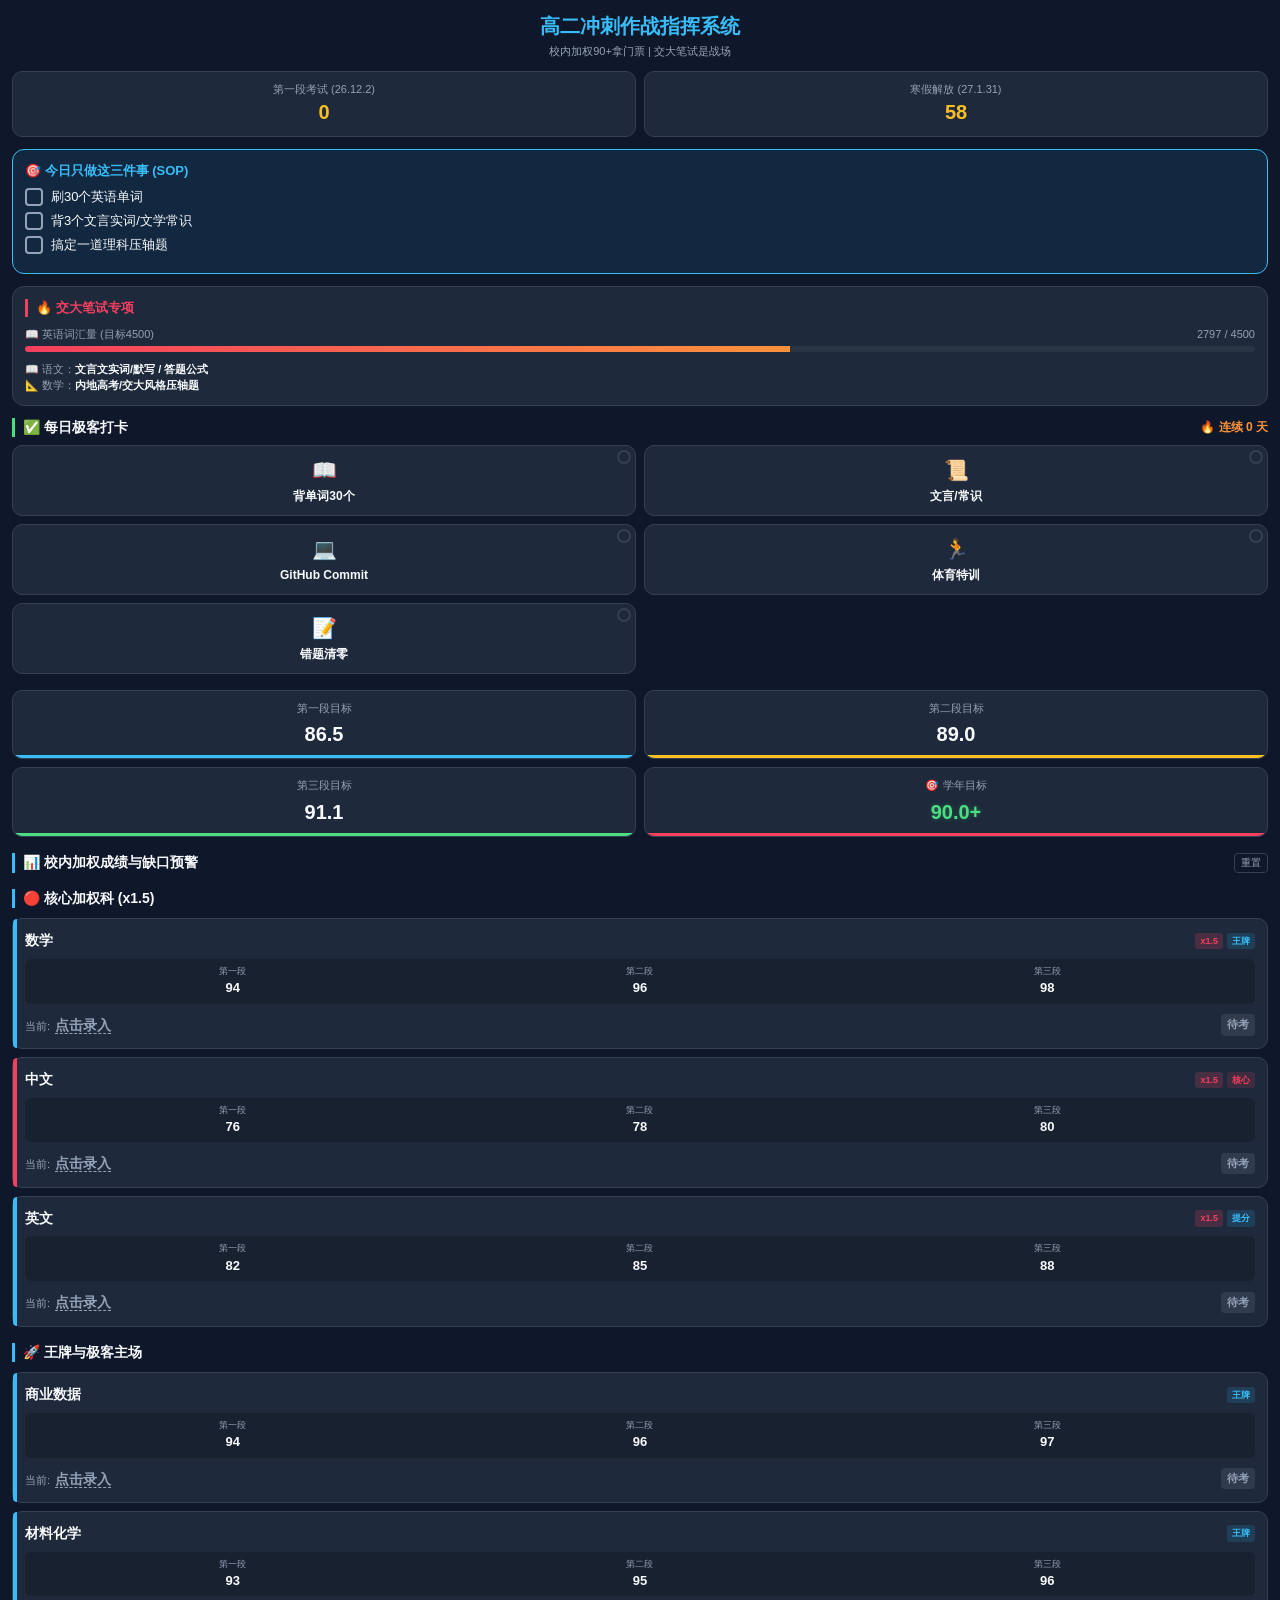
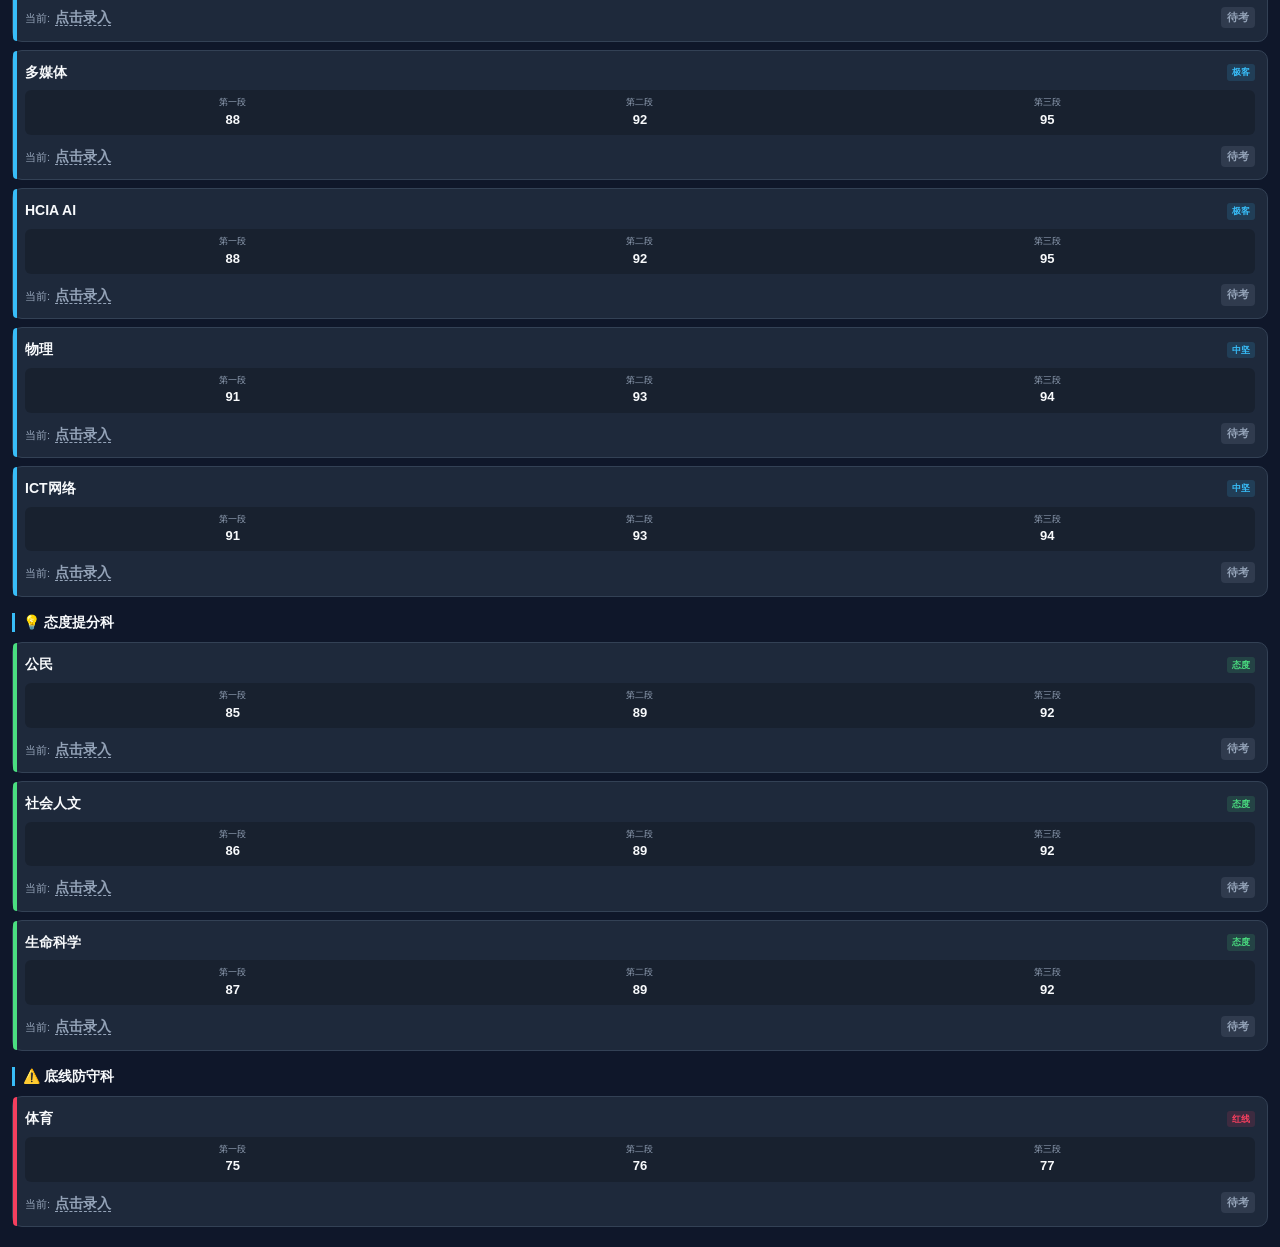
<file: target.html>
<!DOCTYPE html>
<html lang="zh-CN">
<head>
    <meta charset="UTF-8">
    <meta name="viewport" content="width=device-width, initial-scale=1.0, maximum-scale=1.0, user-scalable=no">
    <title>高二冲刺 Dashboard</title>
    <meta name="apple-mobile-web-app-capable" content="yes">
    <meta name="theme-color" content="#0f172a">
    <link rel="icon" href="https://cdn.jsdelivr.net/gh/twitter/twemoji@14.0.2/assets/72x72/1f3af.png">
    <link rel="apple-touch-icon" href="https://cdn.jsdelivr.net/gh/twitter/twemoji@14.0.2/assets/72x72/1f3af.png">

    <style>
        :root {
            --bg: #0f172a; --card: #1e293b; --text: #f8fafc; --sub: #94a3b8;
            --blue: #38bdf8; --green: #4ade80; --red: #f43f5e; --orange: #fb923c; --yellow: #fbbf24; --border: #334155;
        }
        * { box-sizing: border-box; margin: 0; padding: 0; -webkit-tap-highlight-color: transparent; }
        body { font-family: sans-serif; background: var(--bg); color: var(--text); padding: 12px; line-height: 1.4; }
        
        .header { text-align: center; margin-bottom: 12px; }
        .header h1 { font-size: 20px; color: var(--blue); margin-bottom: 4px; }
        .header p { font-size: 11px; color: var(--sub); }
        
        .time-grid { display: grid; grid-template-columns: 1fr 1fr; gap: 8px; margin-bottom: 12px; }
        .time-card { background: var(--card); border: 1px solid var(--border); border-radius: 10px; padding: 10px; text-align: center; }
        .time-card .label { font-size: 11px; color: var(--sub); }
        .time-card .value { font-size: 20px; font-weight: 800; color: var(--yellow); }
        
        .sop-card { background: rgba(56, 189, 248, 0.1); border: 1px solid var(--blue); border-radius: 12px; padding: 12px; margin-bottom: 12px; }
        .sop-title { font-size: 13px; font-weight: 700; color: var(--blue); margin-bottom: 8px; }
        .sop-item { display: flex; align-items: center; gap: 8px; font-size: 13px; margin-bottom: 6px; cursor: pointer; }
        .sop-check { width: 18px; height: 18px; border: 2px solid var(--sub); border-radius: 4px; display: flex; align-items: center; justify-content: center; font-size: 12px; color: transparent; }
        .sop-item.done .sop-check { background: var(--green); border-color: var(--green); color: #fff; }
        .sop-item.done .sop-text { text-decoration: line-through; color: var(--sub); }

        .sjtu-card { background: var(--card); border: 1px solid var(--border); border-radius: 12px; padding: 12px; margin-bottom: 12px; }
        .sjtu-header { font-size: 13px; font-weight: 700; color: var(--red); margin-bottom: 10px; border-left: 3px solid var(--red); padding-left: 8px; }
        .vocab-info { display: flex; justify-content: space-between; font-size: 11px; color: var(--sub); margin-bottom: 4px; }
        .vocab-bar-bg { background: rgba(255,255,255,0.05); height: 6px; border-radius: 3px; overflow: hidden; margin-bottom: 10px; }
        .vocab-bar-fill { background: linear-gradient(90deg, var(--red), var(--orange)); height: 100%; transition: width 0.5s ease; }
        .sjtu-focus { font-size: 11px; color: var(--sub); }
        .sjtu-focus span { color: var(--text); font-weight: 600; }

        .habit-header { display: flex; justify-content: space-between; align-items: center; margin-bottom: 8px; padding-left: 8px; border-left: 3px solid var(--green); }
        .habit-header .title { font-size: 14px; font-weight: 600; }
        .habit-header .streak { font-size: 12px; color: var(--orange); font-weight: 700; }
        .habit-grid { display: grid; grid-template-columns: 1fr 1fr; gap: 8px; margin-bottom: 16px; }
        .habit-btn { background: var(--card); border: 1px solid var(--border); border-radius: 10px; padding: 10px 8px; text-align: center; cursor: pointer; position: relative; }
        .habit-btn.completed { border-color: var(--green); background: rgba(74, 222, 128, 0.08); }
        .habit-icon { font-size: 20px; margin-bottom: 4px; display: block; }
        .habit-name { font-size: 12px; font-weight: 600; }
        .habit-check { position: absolute; top: 4px; right: 4px; width: 14px; height: 14px; border-radius: 50%; border: 2px solid var(--border); display: flex; align-items: center; justify-content: center; font-size: 8px; color: transparent; }
        .habit-btn.completed .habit-check { background: var(--green); border-color: var(--green); color: #fff; }

        .avg-tracker { display: grid; grid-template-columns: 1fr 1fr; gap: 8px; margin: 16px 0; }
        .avg-card { background: var(--card); border: 1px solid var(--border); border-radius: 10px; padding: 10px; text-align: center; position: relative; overflow: hidden; }
        .avg-card .label { font-size: 11px; color: var(--sub); margin-bottom: 4px; }
        .avg-card .value { font-size: 20px; font-weight: 800; color: var(--text); }
        .avg-card::after { content: ''; position: absolute; bottom: 0; left: 0; width: 100%; height: 3px; }
        .avg-c1::after { background: var(--blue); }
        .avg-c2::after { background: var(--yellow); }
        .avg-c3::after { background: var(--green); }
        .avg-c4::after { background: var(--red); }
        .avg-c4 .value { color: var(--green); text-shadow: 0 0 5px rgba(74,222,128,0.3); }

        .section-title { font-size: 14px; font-weight: 600; margin: 16px 0 10px 0; padding-left: 8px; border-left: 3px solid var(--blue); display: flex; justify-content: space-between; align-items: center;}
        .reset-btn { font-size: 10px; color: var(--sub); background: none; border: 1px solid var(--border); padding: 2px 6px; border-radius: 4px; }
        
        .subject-card { background: var(--card); border: 1px solid var(--border); border-radius: 10px; padding: 12px; margin-bottom: 8px; position: relative; }
        .subject-card::before { content: ''; position: absolute; top: 0; left: 0; width: 4px; height: 100%; border-radius: 10px 0 0 10px; }
        .subject-card.type-core::before { background: var(--blue); }
        .subject-card.type-attitude::before { background: var(--green); }
        .subject-card.type-danger::before { background: var(--red); }
        .subject-card.bg-danger { background: rgba(244, 63, 94, 0.08); border-color: rgba(244, 63, 94, 0.4); }
        .subject-card.bg-safe { background: rgba(74, 222, 128, 0.08); border-color: rgba(74, 222, 128, 0.4); }

        .card-header { display: flex; justify-content: space-between; align-items: center; margin-bottom: 8px; }
        .subject-name { font-size: 14px; font-weight: 600; }
        .subject-tags { display: flex; gap: 4px; }
        .tag { font-size: 9px; padding: 2px 5px; border-radius: 3px; font-weight: 600; }
        .tag-weight { background: rgba(244, 63, 94, 0.2); color: var(--red); }
        .tag-core { background: rgba(56, 189, 248, 0.15); color: var(--blue); }
        .tag-attitude { background: rgba(74, 222, 128, 0.15); color: var(--green); }
        .tag-danger { background: rgba(244, 63, 94, 0.15); color: var(--red); }

        .targets-grid { display: grid; grid-template-columns: 1fr 1fr 1fr; gap: 4px; margin-bottom: 10px; background: rgba(0,0,0,0.2); padding: 6px; border-radius: 6px; }
        .target-item { text-align: center; }
        .target-label { font-size: 9px; color: var(--sub); margin-bottom: 2px; }
        .target-val { font-size: 13px; font-weight: 700; color: var(--text); }

        .score-row { display: flex; justify-content: space-between; align-items: center; }
        .current-val { font-size: 18px; font-weight: 800; color: var(--yellow); cursor: pointer; border-bottom: 1px dashed var(--sub); }
        .current-val.empty { color: var(--sub); font-size: 14px; }
        .score-input { width: 90px; font-size: 16px; font-weight: 800; background: transparent; border: none; border-bottom: 2px solid var(--blue); color: var(--yellow); text-align: center; outline: none; }
        
        .gap-indicator { font-size: 11px; font-weight: 700; padding: 3px 6px; border-radius: 4px; }
        .gap-danger { background: rgba(244, 63, 94, 0.2); color: var(--red); }
        .gap-safe { background: rgba(74, 222, 128, 0.2); color: var(--green); }
        .gap-wait { background: rgba(148, 163, 184, 0.15); color: var(--sub); }
    </style>
</head>
<body>
    <div class="header">
        <h1>高二冲刺作战指挥系统</h1>
        <p>校内加权90+拿门票 | 交大笔试是战场</p>
    </div>

    <div class="time-grid">
        <div class="time-card">
            <div class="label">第一段考试 (26.12.2)</div>
            <div class="value" id="days-p1">--</div>
        </div>
        <div class="time-card">
            <div class="label">寒假解放 (27.1.31)</div>
            <div class="value" id="days-break">--</div>
        </div>
    </div>

    <div class="sop-card">
        <div class="sop-title">🎯 今日只做这三件事 (SOP)</div>
        <div id="sop-list">
            <div class="sop-item" data-sop="0"><div class="sop-check">✓</div><div class="sop-text">刷30个英语单词</div></div>
            <div class="sop-item" data-sop="1"><div class="sop-check">✓</div><div class="sop-text">背3个文言实词/文学常识</div></div>
            <div class="sop-item" data-sop="2"><div class="sop-check">✓</div><div class="sop-text">搞定一道理科压轴题</div></div>
        </div>
    </div>

    <div class="sjtu-card">
        <div class="sjtu-header">🔥 交大笔试专项</div>
        <div class="vocab-info"><span>📖 英语词汇量 (目标4500)</span><span id="vocab-text">2797 / 4500</span></div>
        <div class="vocab-bar-bg"><div class="vocab-bar-fill" id="vocab-fill" style="width: 62.1%"></div></div>
        <div class="sjtu-focus">
            📖 语文：<span>文言文实词/默写 / 答题公式</span><br>
            📐 数学：<span>内地高考/交大风格压轴题</span>
        </div>
    </div>

    <div class="habit-header">
        <div class="title">✅ 每日极客打卡</div>
        <div class="streak" id="streak-display">🔥 连续 0 天</div>
    </div>
    <div class="habit-grid" id="habit-grid"></div>

    <div class="avg-tracker">
        <div class="avg-card avg-c1"><div class="label">第一段目标</div><div class="value">86.5</div></div>
        <div class="avg-card avg-c2"><div class="label">第二段目标</div><div class="value">89.0</div></div>
        <div class="avg-card avg-c3"><div class="label">第三段目标</div><div class="value">91.1</div></div>
        <div class="avg-card avg-c4"><div class="label">🎯 学年目标</div><div class="value">90.0+</div></div>
    </div>

    <div class="section-title">
        <span>📊 校内加权成绩与缺口预警</span>
        <div style="display:flex; gap:8px; align-items:center;">
            <span id="current-avg-display" style="font-size:12px; color:var(--yellow); font-weight:bold;"></span>
            <button class="reset-btn" onclick="resetScores()">重置</button>
        </div>
    </div>
    <div id="subject-list"></div>

    <script>
        var CONFIG = {
            vocab: { current: 2797, target: 4500 },
            habits: [
                { id: 'english', icon: '📖', name: '背单词30个' }, 
                { id: 'chinese', icon: '📜', name: '文言/常识' },
                { id: 'github', icon: '💻', name: 'GitHub Commit' }, 
                { id: 'sport', icon: '🏃', name: '体育特训' }, 
                { id: 'review', icon: '📝', name: '错题清零' }
            ],
            subjects: [
                { id: 'math', name: '数学', weight: 1.5, t1: 94, t2: 96, t3: 98, tag: '王牌', type: 'core' },
                { id: 'chinese', name: '中文', weight: 1.5, t1: 76, t2: 78, t3: 80, tag: '核心', type: 'danger' }, 
                { id: 'english', name: '英文', weight: 1.5, t1: 82, t2: 85, t3: 88, tag: '提分', type: 'core' },
                { id: 'business', name: '商业数据', weight: 1.0, t1: 94, t2: 96, t3: 97, tag: '王牌', type: 'core' },
                { id: 'material', name: '材料化学', weight: 1.0, t1: 93, t2: 95, t3: 96, tag: '王牌', type: 'core' },
                { id: 'multimedia', name: '多媒体', weight: 1.0, t1: 88, t2: 92, t3: 95, tag: '极客', type: 'core' },
                { id: 'hcia', name: 'HCIA AI', weight: 1.0, t1: 88, t2: 92, t3: 95, tag: '极客', type: 'core' },
                { id: 'physics', name: '物理', weight: 1.0, t1: 91, t2: 93, t3: 94, tag: '中坚', type: 'core' },
                { id: 'ict', name: 'ICT网络', weight: 1.0, t1: 91, t2: 93, t3: 94, tag: '中坚', type: 'core' },
                { id: 'civic', name: '公民', weight: 1.0, t1: 85, t2: 89, t3: 92, tag: '态度', type: 'attitude' },
                { id: 'social', name: '社会人文', weight: 1.0, t1: 86, t2: 89, t3: 92, tag: '态度', type: 'attitude' },
                { id: 'biology', name: '生命科学', weight: 1.0, t1: 87, t2: 89, t3: 92, tag: '态度', type: 'attitude' },
                { id: 'sport', name: '体育', weight: 1.0, t1: 75, t2: 76, t3: 77, tag: '红线', type: 'danger' }
            ]
        };

        function getStorage(key) { try { return JSON.parse(localStorage.getItem(key)) || {}; } catch(e) { return {}; } }
        function setStorage(key, val) { try { localStorage.setItem(key, JSON.stringify(val)); } catch(e) {} }

        function updateTime() {
            var now = new Date();
            var d1 = Math.ceil((new Date('2026-12-02') - now) / 86400000);
            var d2 = Math.ceil((new Date('2027-01-31') - now) / 86400000);
            document.getElementById('days-p1').innerText = d1 > 0 ? d1 : 0;
            document.getElementById('days-break').innerText = d2 > 0 ? d2 : 0;
        }

        function renderVocab() {
            var c = CONFIG.vocab.current; var t = CONFIG.vocab.target;
            document.getElementById('vocab-text').innerText = c + ' / ' + t;
            document.getElementById('vocab-fill').style.width = Math.min(100, (c / t) * 100).toFixed(1) + '%';
        }

        function renderHabits() {
            var grid = document.getElementById('habit-grid'); grid.innerHTML = '';
            var today = new Date().toDateString();
            var data = getStorage('habits_data');
            var streak = parseInt(localStorage.getItem('streak') || '0');
            document.getElementById('streak-display').innerText = '🔥 连续 ' + streak + ' 天';

            CONFIG.habits.forEach(function(h) {
                var btn = document.createElement('div');
                btn.className = 'habit-btn';
                btn.innerHTML = '<div class="habit-check">✓</div><span class="habit-icon">' + h.icon + '</span><div class="habit-name">' + h.name + '</div>';
                if (data.date === today && data.habits && data.habits[h.id]) btn.classList.add('completed');
                
                btn.onclick = function() {
                    btn.classList.toggle('completed');
                    var d = getStorage('habits_data'); d.date = today; if (!d.habits) d.habits = {};
                    d.habits[h.id] = btn.classList.contains('completed'); setStorage('habits_data', d);
                    
                    var s = parseInt(localStorage.getItem('streak') || '0');
                    var last = localStorage.getItem('lastDate');
                    if (btn.classList.contains('completed')) {
                        if (last !== today) {
                            var yest = new Date(Date.now() - 86400000).toDateString();
                            s = (last === yest) ? s + 1 : 1;
                            localStorage.setItem('streak', s); localStorage.setItem('lastDate', today);
                        }
                    }
                    document.getElementById('streak-display').innerText = '🔥 连续 ' + s + ' 天';
                };
                grid.appendChild(btn);
            });
        }

        function renderSubjects() {
            var list = document.getElementById('subject-list'); if (!list) return; list.innerHTML = '';
            var scores = getStorage('user_scores');
            var totalW = 0; var totalS = 0;

            var groups = [
                { title: '🔴 核心加权科 (x1.5)', items: CONFIG.subjects.filter(function(s){ return s.weight === 1.5; }) },
                { title: '🚀 王牌与极客主场', items: CONFIG.subjects.filter(function(s){ return s.weight === 1.0 && s.type === 'core'; }) },
                { title: '💡 态度提分科', items: CONFIG.subjects.filter(function(s){ return s.type === 'attitude'; }) },
                { title: '⚠️ 底线防守科', items: CONFIG.subjects.filter(function(s){ return s.type === 'danger' && s.weight === 1.0; }) }
            ];

            groups.forEach(function(g) {
                if (g.items.length === 0) return;
                var titleDiv = document.createElement('div'); titleDiv.className = 'section-title'; titleDiv.style.marginTop = '16px';
                titleDiv.innerText = g.title; list.appendChild(titleDiv);

                g.items.forEach(function(sub) {
                    var rawVal = scores[sub.id];
                    var isFilled = (rawVal !== undefined && rawVal !== null && rawVal !== '');
                    var currentScore = 0;
                    var displayVal = '点击录入';
                    var count = 0;
                    
                    if (isFilled) {
                        var parts = rawVal.toString().split(',');
                        var sum = 0;
                        for(var i=0; i<parts.length; i++){
                            var v = parseFloat(parts[i]);
                            if(!isNaN(v)) { sum += v; count++; }
                        }
                        if(count > 0) {
                            currentScore = sum / count;
                            // 如果填了多个分数，显示平均分并加上 (均) 标识
                            displayVal = parts.length > 1 ? currentScore.toFixed(1) + '(均)' : currentScore;
                        }
                    }

                    var gap = isFilled && count > 0 ? (sub.t3 - currentScore) : null;
                    
                    if (isFilled && count > 0) { totalS += currentScore * sub.weight; totalW += sub.weight; }

                    var gapHtml = '<span class="gap-indicator gap-wait">待考</span>'; var bgClass = '';
                    if (isFilled && count > 0) {
                        var gapDisplay = gap % 1 === 0 ? gap : gap.toFixed(1);
                        if (gap > 0) { gapHtml = '<span class="gap-indicator gap-danger">🔴 缺口:' + gapDisplay + '</span>'; bgClass = 'bg-danger'; }
                        else { gapHtml = '<span class="gap-indicator gap-safe">🟢 安全</span>'; bgClass = 'bg-safe'; }
                    }

                    var wTag = sub.weight === 1.5 ? '<span class="tag tag-weight">x1.5</span>' : '';
                    var card = document.createElement('div'); card.className = 'subject-card type-' + sub.type + ' ' + bgClass;
                    card.innerHTML = 
                        '<div class="card-header"><span class="subject-name">' + sub.name + '</span><div class="subject-tags">' + wTag + '<span class="tag tag-' + sub.type + '">' + sub.tag + '</span></div></div>' +
                        '<div class="targets-grid"><div class="target-item"><div class="target-label">第一段</div><div class="target-val">' + sub.t1 + '</div></div><div class="target-item"><div class="target-label">第二段</div><div class="target-val">' + sub.t2 + '</div></div><div class="target-item"><div class="target-label">第三段</div><div class="target-val">' + sub.t3 + '</div></div></div>' +
                        '<div class="score-row"><div><span style="font-size:11px;color:var(--sub)">当前:</span> <span class="current-val ' + (!isFilled ? 'empty' : '') + '" onclick="editScore(\'' + sub.id + '\', this)">' + displayVal + '</span></div>' + gapHtml + '</div>';
                    list.appendChild(card);
                });
            });

            var avgDisplay = document.getElementById('current-avg-display');
            if (totalW > 0) {
                var avg = (totalS / totalW).toFixed(1);
                avgDisplay.innerText = '当前均分: ' + avg;
                avgDisplay.style.color = avg >= 90 ? 'var(--green)' : 'var(--yellow)';
            } else {
                avgDisplay.innerText = '';
            }
        }

        window.editScore = function(id, el) {
            var scores = getStorage('user_scores'); var val = scores[id] !== undefined ? scores[id] : '';
            // placeholder 提示用逗号隔开
            el.outerHTML = '<input type="text" inputmode="decimal" class="score-input" id="inp-' + id + '" value="' + val + '" placeholder="如 85,90,88">';
            var inp = document.getElementById('inp-' + id); inp.focus();
            var save = function() {
                var vStr = inp.value.trim();
                if (vStr === '') {
                    delete scores[id];
                    setStorage('user_scores', scores);
                    renderSubjects();
                    return;
                }
                
                var parts = vStr.split(',');
                var valid = true;
                for(var i=0; i<parts.length; i++){
                    var v = parseFloat(parts[i]);
                    if (isNaN(v) || v < 0 || v > 100) { valid = false; break; }
                }
                if (!valid) { alert('请输入 0-100 的有效数字，多次成绩请用逗号(,)隔开'); renderSubjects(); return; }
                scores[id] = vStr; setStorage('user_scores', scores); renderSubjects();
            };
            inp.onblur = save; inp.onkeydown = function(e) { if (e.key === 'Enter') inp.blur(); };
        };

        window.resetScores = function() { if(confirm('确定清空所有分数？')) { localStorage.removeItem('user_scores'); renderSubjects(); } };

        function initSOP() {
            var today = new Date().toDateString(); var saved = getStorage('sop_data');
            var items = document.querySelectorAll('.sop-item');
            if (saved.date === today && saved.items) items.forEach(function(it, i) { if (saved.items[i]) it.classList.add('done'); });
            items.forEach(function(it) {
                it.onclick = function() {
                    it.classList.toggle('done');
                    var d = { date: today, items: [] }; items.forEach(function(i) { d.items.push(i.classList.contains('done')); });
                    setStorage('sop_data', d);
                };
            });
        }

        updateTime(); renderVocab(); renderHabits(); renderSubjects(); initSOP();
        setInterval(updateTime, 60000);
    </script>
</body>
</html>
</file>
